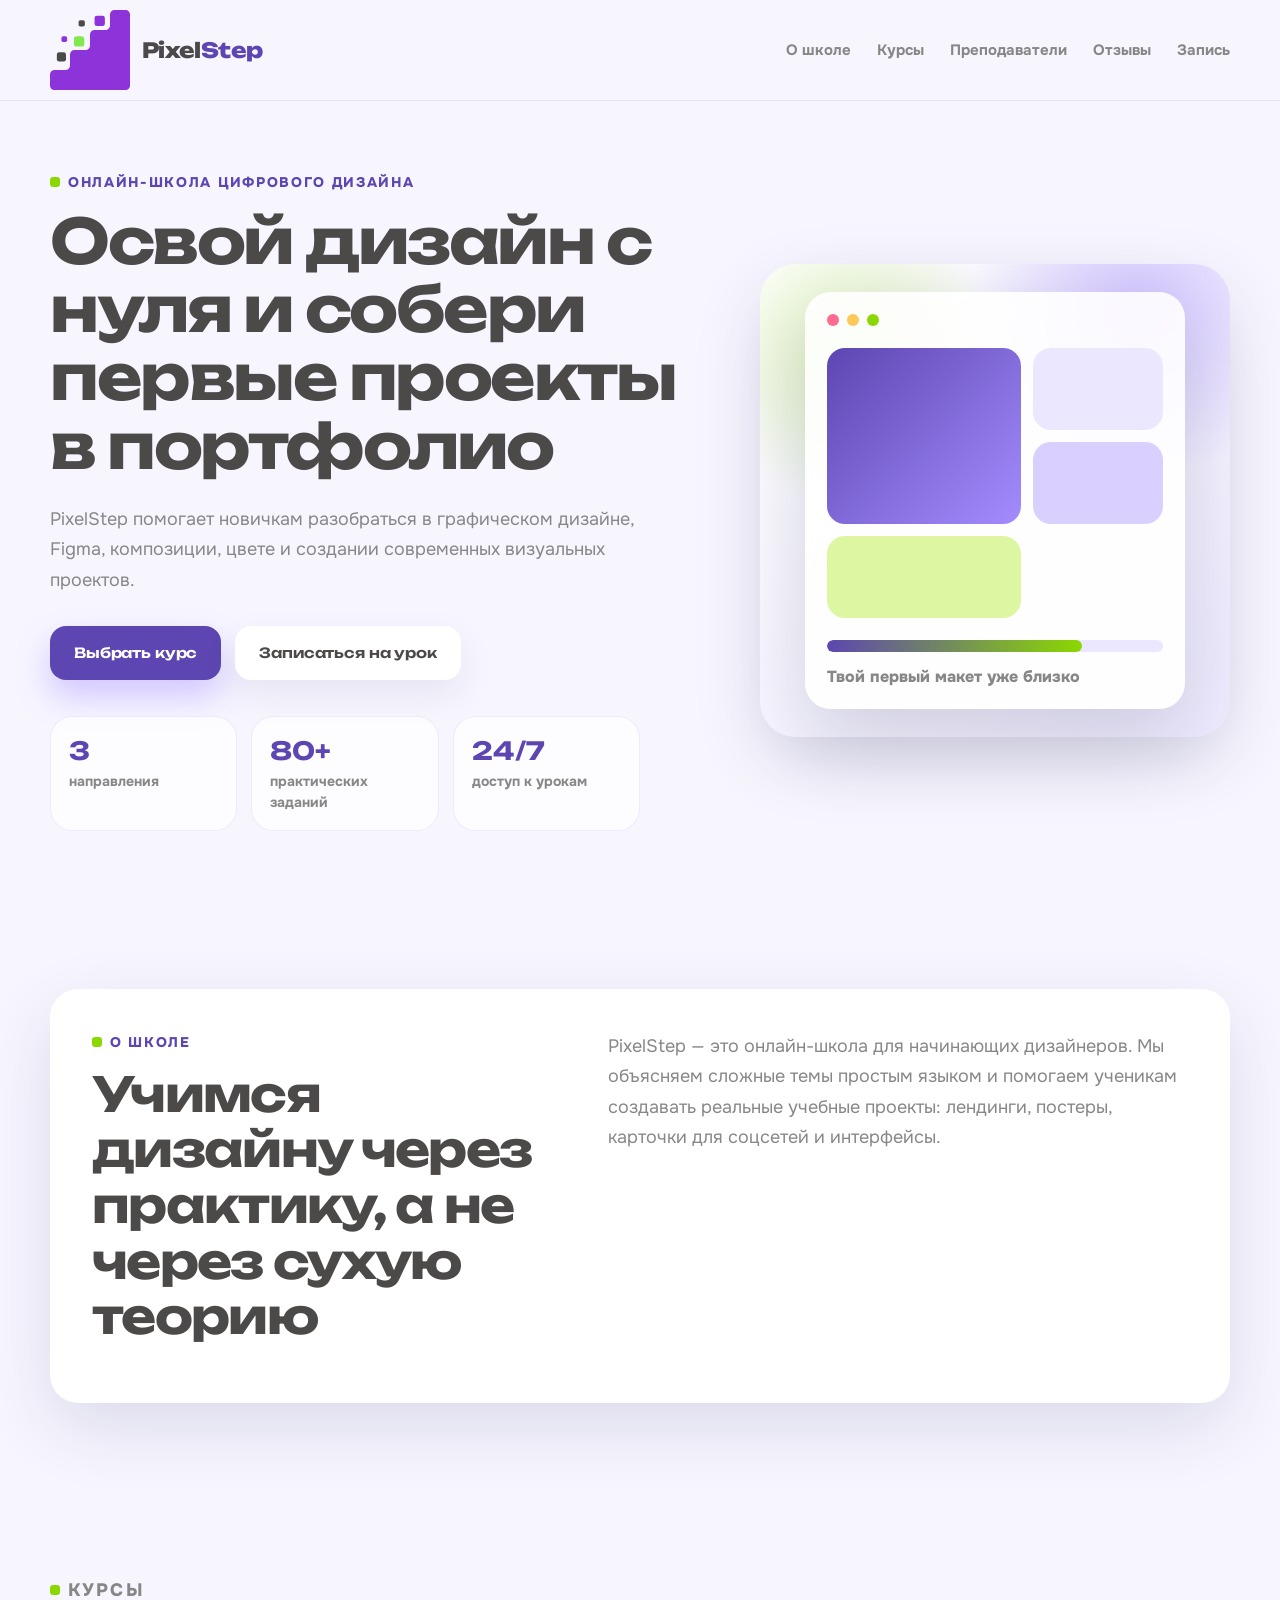
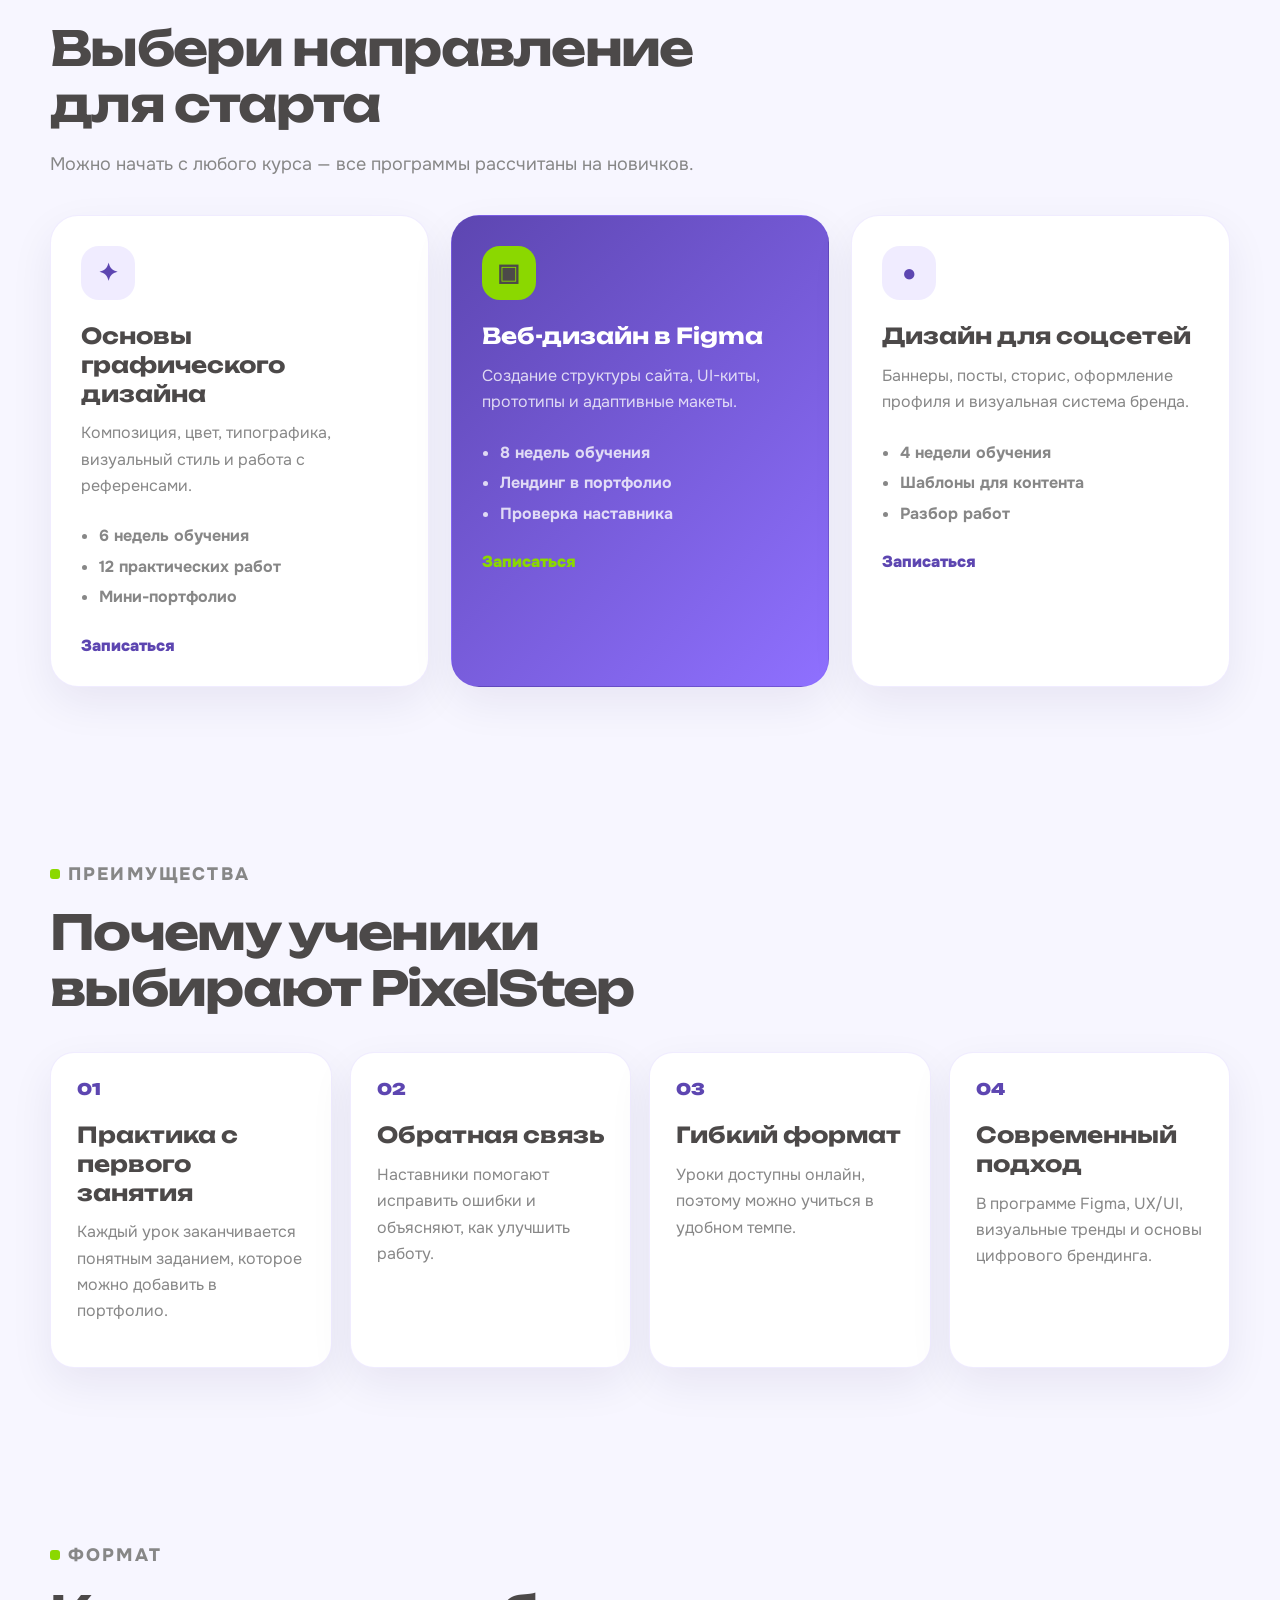
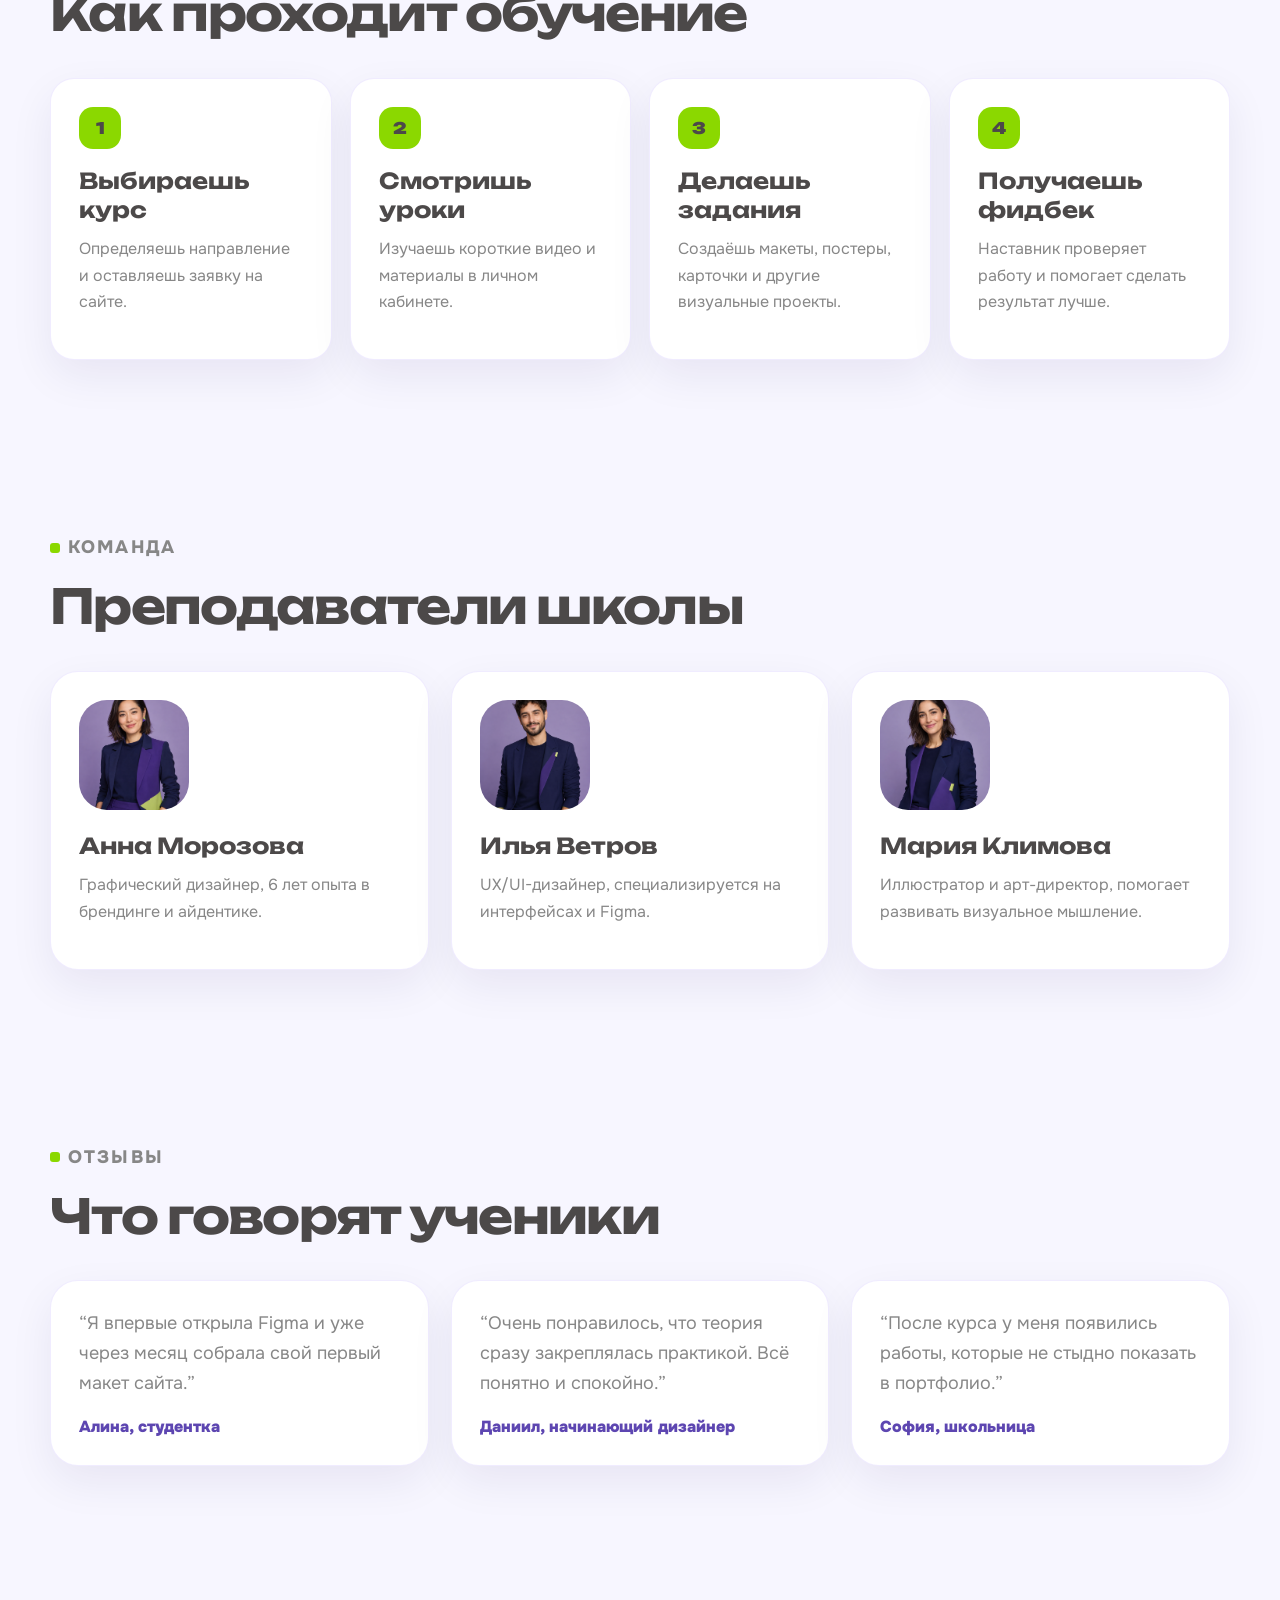
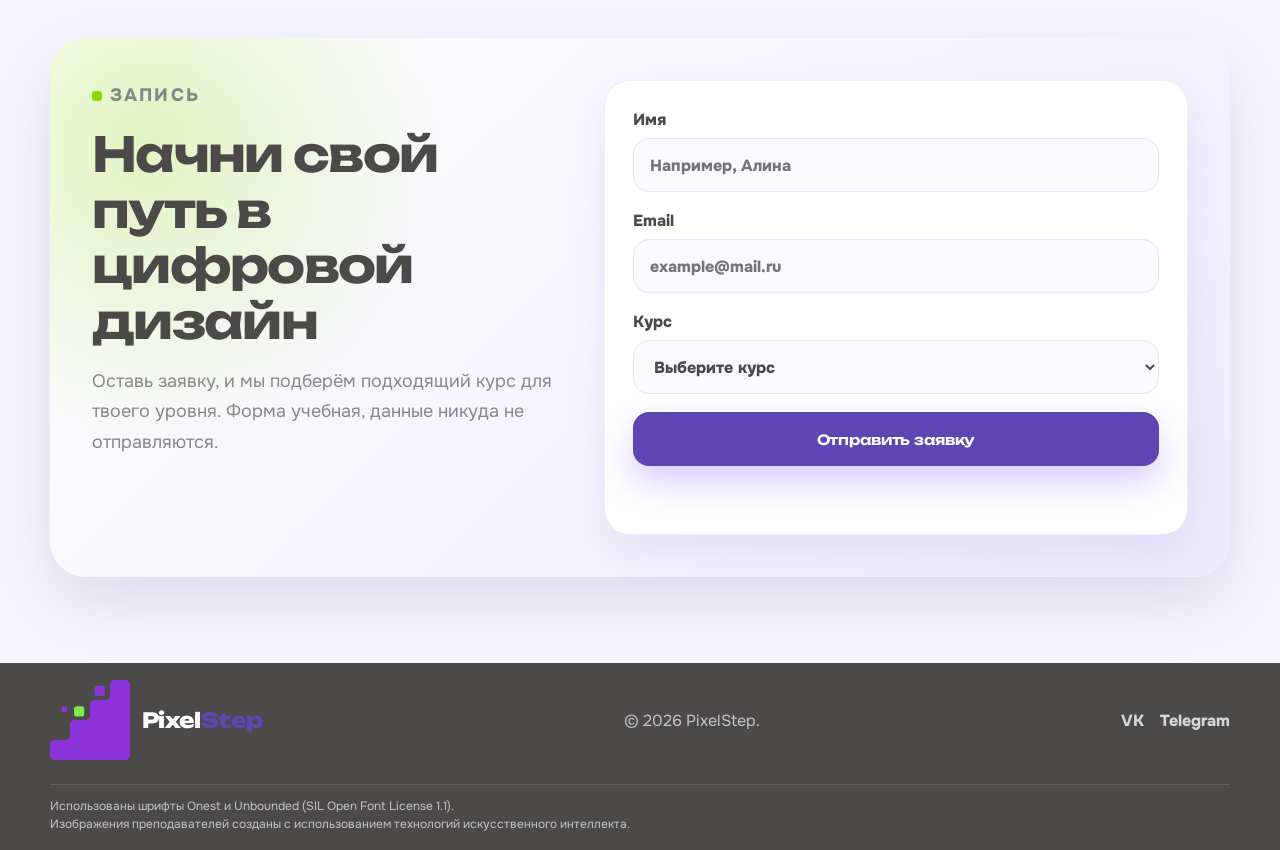
<file: web-projects/pixel/index.html>
<!DOCTYPE html>
<html lang="ru">
<head>
  <meta charset="UTF-8" />
  <meta name="viewport" content="width=device-width, initial-scale=1.0" />
  <title>PixelStep — онлайн-школа цифрового дизайна</title>
  <link href="https://fonts.googleapis.com/css2?family=Onest:wght@400;500;600;700&family=Unbounded:wght@500;600;700&display=swap" rel="stylesheet">
  <link rel="stylesheet" href="css/style.css" />
</head>
<body>
  <!--шапка-->
  <header class="header">
    <div class="container header__inner">
      <a class="logo" href="#home">
        <img src="assets/logo.svg" alt="PixelStep" class="logo__image">
        <span class="logo__text">Pixel<span>Step</span></span>
      </a>

      <nav class="nav" id="nav">
        <a href="#about">О школе</a>
        <a href="#courses">Курсы</a>
        <a href="#teachers">Преподаватели</a>
        <a href="#reviews">Отзывы</a>
        <a href="#contact">Запись</a>
      </nav>

      <button class="burger" id="burger" aria-label="Открыть меню">
        <span></span>
        <span></span>
        <span></span>
      </button>
    </div>
  </header>

   <main>
    <!--главный экран-->
    <section class="hero" id="home">
      <div class="container hero__inner">
        <div class="hero__content">
          <p class="eyebrow">Онлайн-школа цифрового дизайна</p>
          <h1>Освой дизайн с нуля и собери первые проекты в портфолио</h1>
          <p class="hero__text">
            PixelStep помогает новичкам разобраться в графическом дизайне, Figma,
            композиции, цвете и создании современных визуальных проектов.
          </p>

          <div class="hero__buttons">
            <a href="#courses" class="btn btn--primary">Выбрать курс</a>
            <a href="#contact" class="btn btn--secondary">Записаться на урок</a>
          </div>

          <div class="hero__stats">
            <div>
              <strong>3</strong>
              <span>направления</span>
            </div>
            <div>
              <strong>80+</strong>
              <span>практических заданий</span>
            </div>
            <div>
              <strong>24/7</strong>
              <span>доступ к урокам</span>
            </div>
          </div>
        </div>

        <div class="hero__card">
          <div class="design-window">
            <div class="window-top">
              <span></span><span></span><span></span>
            </div>
            <div class="window-grid">
              <div class="preview-card big"></div>
              <div class="preview-card"></div>
              <div class="preview-card violet"></div>
              <div class="preview-card green"></div>
            </div>
            <div class="progress">
              <span style="width: 76%"></span>
            </div>
            <p>Твой первый макет уже близко</p>
          </div>
        </div>
      </div>
    </section>

    <!--о школе-->
    <section class="section about" id="about">
      <div class="container about__inner">
        <div>
          <p class="section-label">О школе</p>
          <h2>Учимся дизайну через практику, а не через сухую теорию</h2>
        </div>
        <p>
          PixelStep — это онлайн-школа для начинающих дизайнеров. Мы объясняем сложные
          темы простым языком и помогаем ученикам создавать реальные учебные проекты:
          лендинги, постеры, карточки для соцсетей и интерфейсы.
        </p>
      </div>
    </section>

    <!--курсы-->
    <section class="section courses" id="courses">
      <div class="container">
        <div class="section-head">
          <p class="section-label">Курсы</p>
          <h2>Выбери направление для старта</h2>
          <p>Можно начать с любого курса — все программы рассчитаны на новичков.</p>
        </div>

        <div class="cards">
          <article class="course-card">
            <div class="course-card__icon">✦</div>
            <h3>Основы графического дизайна</h3>
            <p>Композиция, цвет, типографика, визуальный стиль и работа с референсами.</p>
            <ul>
              <li>6 недель обучения</li>
              <li>12 практических работ</li>
              <li>Мини-портфолио</li>
            </ul>
            <a href="#contact">Записаться</a>
          </article>

          <article class="course-card course-card--active">
            <div class="course-card__icon">▣</div>
            <h3>Веб-дизайн в Figma</h3>
            <p>Создание структуры сайта, UI-киты, прототипы и адаптивные макеты.</p>
            <ul>
              <li>8 недель обучения</li>
              <li>Лендинг в портфолио</li>
              <li>Проверка наставника</li>
            </ul>
            <a href="#contact">Записаться</a>
          </article>

          <article class="course-card">
            <div class="course-card__icon">●</div>
            <h3>Дизайн для соцсетей</h3>
            <p>Баннеры, посты, сторис, оформление профиля и визуальная система бренда.</p>
            <ul>
              <li>4 недели обучения</li>
              <li>Шаблоны для контента</li>
              <li>Разбор работ</li>
            </ul>
            <a href="#contact">Записаться</a>
          </article>
        </div>
      </div>
    </section>

    <!--преимущества-->
    <section class="section benefits">
      <div class="container">
        <div class="section-head">
          <p class="section-label">Преимущества</p>
          <h2>Почему ученики выбирают PixelStep</h2>
        </div>

        <div class="benefits__grid">
          <div class="benefit">
            <span>01</span>
            <h3>Практика с первого занятия</h3>
            <p>Каждый урок заканчивается понятным заданием, которое можно добавить в портфолио.</p>
          </div>
          <div class="benefit">
            <span>02</span>
            <h3>Обратная связь</h3>
            <p>Наставники помогают исправить ошибки и объясняют, как улучшить работу.</p>
          </div>
          <div class="benefit">
            <span>03</span>
            <h3>Гибкий формат</h3>
            <p>Уроки доступны онлайн, поэтому можно учиться в удобном темпе.</p>
          </div>
          <div class="benefit">
            <span>04</span>
            <h3>Современный подход</h3>
            <p>В программе Figma, UX/UI, визуальные тренды и основы цифрового брендинга.</p>
          </div>
        </div>
      </div>
    </section>

    <!--этапы обучения-->
    <section class="section process">
      <div class="container">
        <div class="section-head">
          <p class="section-label">Формат</p>
          <h2>Как проходит обучение</h2>
        </div>

        <div class="steps">
          <div class="step">
            <span>1</span>
            <h3>Выбираешь курс</h3>
            <p>Определяешь направление и оставляешь заявку на сайте.</p>
          </div>
          <div class="step">
            <span>2</span>
            <h3>Смотришь уроки</h3>
            <p>Изучаешь короткие видео и материалы в личном кабинете.</p>
          </div>
          <div class="step">
            <span>3</span>
            <h3>Делаешь задания</h3>
            <p>Создаёшь макеты, постеры, карточки и другие визуальные проекты.</p>
          </div>
          <div class="step">
            <span>4</span>
            <h3>Получаешь фидбек</h3>
            <p>Наставник проверяет работу и помогает сделать результат лучше.</p>
          </div>
        </div>
      </div>
    </section>

    <!--преподователи-->
    <section class="section teachers" id="teachers">
      <div class="container">
        <div class="section-head">
          <p class="section-label">Команда</p>
          <h2>Преподаватели школы</h2>
        </div>

        <div class="teacher-grid">
          <article class="teacher">
            <div class="teacher__photo teacher__photo--one">
              <img src="assets/преподовательЖ.png" alt="Анна Морозова">
            </div>
            <h3>Анна Морозова</h3>
            <p>Графический дизайнер, 6 лет опыта в брендинге и айдентике.</p>
          </article>
          <article class="teacher">
            <div class="teacher__photo teacher__photo--two">
              <img src="assets/преподовательМ.png" alt="Илья Ветров">
            </div>
            <h3>Илья Ветров</h3>
            <p>UX/UI-дизайнер, специализируется на интерфейсах и Figma.</p>
          </article>
          <article class="teacher">
            <div class="teacher__photo teacher__photo--three">
              <img src="assets/преподовательЖ2.png" alt="Мария Климова">
            </div>
            <h3>Мария Климова</h3>
            <p>Иллюстратор и арт-директор, помогает развивать визуальное мышление.</p>
          </article>
        </div>
      </div>
    </section>

    <!--отзывы-->
    <section class="section reviews" id="reviews">
      <div class="container">
        <div class="section-head">
          <p class="section-label">Отзывы</p>
          <h2>Что говорят ученики</h2>
        </div>

        <div class="review-grid">
          <blockquote>
            <p>“Я впервые открыла Figma и уже через месяц собрала свой первый макет сайта.”</p>
            <cite>Алина, студентка</cite>
          </blockquote>
          <blockquote>
            <p>“Очень понравилось, что теория сразу закреплялась практикой. Всё понятно и спокойно.”</p>
            <cite>Даниил, начинающий дизайнер</cite>
          </blockquote>
          <blockquote>
            <p>“После курса у меня появились работы, которые не стыдно показать в портфолио.”</p>
            <cite>София, школьница</cite>
          </blockquote>
        </div>
      </div>
    </section>

    <!--запись на обучение-->
    <section class="section contact" id="contact">
      <div class="container contact__inner">
        <div class="contact__content">
          <p class="section-label">Запись</p>
          <h2>Начни свой путь в цифровой дизайн</h2>
          <p>
            Оставь заявку, и мы подберём подходящий курс для твоего уровня.
            Форма учебная, данные никуда не отправляются.
          </p>
        </div>

        <form class="form" id="requestForm">
          <label>
            Имя
            <input type="text" name="name" placeholder="Например, Алина" required>
          </label>

          <label>
            Email
            <input type="email" name="email" placeholder="example@mail.ru" required>
          </label>

          <label>
            Курс
            <select name="course" required>
              <option value="">Выберите курс</option>
              <option>Основы графического дизайна</option>
              <option>Веб-дизайн в Figma</option>
              <option>Дизайн для соцсетей</option>
            </select>
          </label>

          <button type="submit" class="btn btn--primary">Отправить заявку</button>
          <p class="form__message" id="formMessage"></p>
        </form>
      </div>
    </section>
  </main>

  <!--подвал-->
  <footer class="footer">
    <div class="container footer__inner">
      <a class="logo logo--footer" href="#home">
        <img src="assets/logo.svg" alt="PixelStep" class="logo__image">
        <span class="logo__text">Pixel<span>Step</span></span>
      </a>
      <p>© 2026 PixelStep.</p>
      <div class="footer__links">
        <a href="#">VK</a>
        <a href="#">Telegram</a>
      </div>

      <div class="footer__note">
        <p>Использованы шрифты Onest и Unbounded (SIL Open Font License 1.1).</p>
        <p>Изображения преподавателей созданы с использованием технологий искусственного интеллекта.</p>
      </div>
    </div>
  </footer>

  <script src="js/script.js"></script>
</body>
</html>
</file>
<file: web-projects/pixel/css/style.css>
:root {
  --bg: #f7f6ff;
  --white: #ffffff;
  --dark: #4c4949;
  --muted: #878787;
  --violet: #5d46b1;
  --violet-dark: #5035b3;
  --green: #8bd800;
  --line: #e6e2ff;
  --shadow: 0 24px 70px #16124f1f;
  --radius: 28px;
}

/* настройки */
* {
  box-sizing: border-box;
}

html {
  scroll-behavior: smooth;
}

body {
  margin: 0;
  font-family: "Onest", Arial, sans-serif;
  color: var(--dark);
  background: var(--bg);
}

a {
  color: inherit;
  text-decoration: none;
}

img {
  max-width: 100%;
  display: block;
}

p {
  margin-top: 0;
}

.container {
  width: min(1180px, calc(100% - 32px));
  margin: 0 auto;
}

/* шапка */
.header {
  position: sticky;
  top: 0;
  z-index: 50;
  background: rgba(247, 246, 255, 0.82);
  backdrop-filter: blur(18px);
  border-bottom: 1px solid #7047ff1f;
}

.header__inner {
  min-height: 100px;
  display: flex;
  align-items: center;
  justify-content: space-between;
  gap: 24px;
}

.logo {
  display: inline-flex;
  align-items: center;
  gap: 12px;
  font-family: "Unbounded", Arial, sans-serif;
  font-weight: 800;
  font-size: 21px;
  letter-spacing: -0.03em;
}

.logo__image {
  width: 80px;
  height: auto;
  object-fit: contain;
  display: block;
}

.logo__text span {
  color: var(--violet);
}

.nav {
  display: flex;
  align-items: center;
  gap: 26px;
  color: var(--muted);
  font-size: 15px;
  font-weight: 700;
}

.nav a {
  transition: 0.2s ease;
}

.nav a:hover {
  color: var(--violet);
}

.burger {
  display: none;
  width: 42px;
  height: 42px;
  border: 0;
  background: var(--white);
  border-radius: 14px;
  cursor: pointer;
  box-shadow: 0 8px 25px #16124f14;
}

.burger span {
  display: block;
  width: 20px;
  height: 2px;
  background: var(--dark);
  margin: 5px auto;
  border-radius: 99px;
}

/* главный экран */
.hero {
  padding: 70px 0 72px;
  overflow: hidden;
}

.hero__inner {
  display: grid;
  grid-template-columns: minmax(0, 1fr) minmax(360px, 470px);
  align-items: center;
  gap: 42px;
}

.hero__content {
  max-width: 650px;
}

.hero__text {
  max-width: 590px;
}

.hero__buttons {
  display: flex;
  flex-wrap: wrap;
  gap: 14px;
  margin-top: 30px;
}

.hero__stats {
  display: grid;
  grid-template-columns: repeat(3, 1fr);
  gap: 14px;
  max-width: 590px;
  margin-top: 36px;
}

.hero__stats div {
  padding: 18px;
  border-radius: 22px;
  background: #ffffffad;
  border: 1px solid #7047ff1a;
}

.hero__stats strong {
  display: block;
  margin-bottom: 4px;
  font-family: "Unbounded", Arial, sans-serif;
  font-size: 25px;
  color: var(--violet);
}

.hero__stats span {
  color: var(--muted);
  font-size: 14px;
  font-weight: 700;
}

/* декоративная композиция hero */
.hero__card {
  position: relative;
  min-height: 465px;
  max-width: 470px;
  width: 100%;
  margin-left: auto;
  padding: 28px;
  border-radius: 36px;
  background:
    radial-gradient(circle at 20% 20%, #8bd80042, transparent 28%),
    radial-gradient(circle at 80% 10%, #7047ff47, transparent 30%),
    linear-gradient(135deg, #ffffff, #eeeaff);
  box-shadow: var(--shadow);
  display: flex;
  align-items: center;
  justify-content: center;
}

.design-window {
  width: min(380px, 100%);
  padding: 22px;
  border-radius: 26px;
  background: rgba(255, 255, 255, 0.88);
  box-shadow: 0 30px 80px rgba(12, 21, 51, 0.16);
  backdrop-filter: blur(12px);
}

.window-top {
  display: flex;
  gap: 8px;
  margin-bottom: 22px;
}

.window-top span {
  width: 12px;
  height: 12px;
  border-radius: 99px;
  background: var(--line);
}

.window-top span:nth-child(1) {
  background: #ff6a8f;
}

.window-top span:nth-child(2) {
  background: #ffc857;
}

.window-top span:nth-child(3) {
  background: var(--green);
}

.window-grid {
  display: grid;
  grid-template-columns: 1.2fr 0.8fr;
  grid-auto-rows: 82px;
  gap: 12px;
}

.preview-card {
  border-radius: 18px;
  background: #ebe7ff;
}

.preview-card.big {
  grid-row: span 2;
  background: linear-gradient(135deg, var(--violet), #a48cff);
}

.preview-card.violet {
  background: #d9d0ff;
}

.preview-card.green {
  background: #dcf6a2;
}

.progress {
  height: 12px;
  margin: 22px 0 14px;
  border-radius: 99px;
  background: #ebe7ff;
  overflow: hidden;
}

.progress span {
  display: block;
  height: 100%;
  border-radius: inherit;
  background: linear-gradient(90deg, var(--violet), var(--green));
}

.design-window p {
  margin: 0;
  color: var(--muted);
  font-weight: 800;
}

/* подписи разделов */
.eyebrow,
.section-label {
  display: inline-flex;
  align-items: center;
  gap: 8px;
  margin: 0 0 16px;
  color: var(--violet);
  font-size: 14px;
  font-weight: 800;
  text-transform: uppercase;
  letter-spacing: 0.12em;
}

.eyebrow::before,
.section-label::before {
  content: "";
  width: 10px;
  height: 10px;
  border-radius: 3px;
  background: var(--green);
}

/* заголовки и текст */
h1,
h2,
h3 {
  margin-top: 0;
  font-family: "Unbounded";
}

h1 {
  max-width: 650px;
  margin-bottom: 24px;
  font-size: clamp(38px, 5vw, 62px);
  line-height: 1.1;
  letter-spacing: -0.04em;
}

h2 {
  margin-bottom: 16px;
  font-size: clamp(32px, 4vw, 48px);
  line-height: 1.16;
  letter-spacing: -0.035em;
}

h3 {
  margin-bottom: 12px;
  font-size: 22px;
  line-height: 1.3;
}

.hero__text,
.section-head p,
.about__inner > p,
.contact__content p {
  color: var(--muted);
  font-size: 18px;
  line-height: 1.7;
}

/* кнопки */
.btn {
  display: inline-flex;
  align-items: center;
  justify-content: center;
  min-height: 54px;
  padding: 0 24px;
  border-radius: 16px;
  border: 0;
  font-family: "Unbounded", Arial, sans-serif;
  font-size: 14px;
  font-weight: 600;
  letter-spacing: -0.01em;
  cursor: pointer;
  transition: 0.2s ease;
}

.btn--primary {
  color: var(--white);
  background: var(--violet);
  box-shadow: 0 16px 34px rgba(112, 71, 255, 0.28);
}

.btn--primary:hover {
  background: var(--violet-dark);
  transform: translateY(-2px);
}

.btn--secondary {
  color: var(--dark);
  background: var(--white);
  box-shadow: 0 14px 36px rgba(22, 18, 79, 0.08);
}

.btn--secondary:hover {
  transform: translateY(-2px);
}

/* общие секции */
.section {
  padding: 86px 0;
}

.section-head {
  max-width: 720px;
  margin-bottom: 36px;
}

.cards,
.teacher-grid,
.review-grid {
  display: grid;
  grid-template-columns: repeat(3, 1fr);
  gap: 22px;
}

.course-card,
.teacher,
blockquote,
.benefit,
.step,
.form {
  background: var(--white);
  border: 1px solid rgba(112, 71, 255, 0.10);
  box-shadow: 0 16px 44px rgba(22, 18, 79, 0.07);
}

.course-card p,
.teacher p,
.review-grid p,
.benefit p,
.step p {
  color: var(--muted);
  line-height: 1.65;
}

/* о школе */
.about__inner {
  display: grid;
  grid-template-columns: 0.9fr 1.1fr;
  gap: 42px;
  padding: 42px;
  border-radius: var(--radius);
  background: var(--white);
  box-shadow: var(--shadow);
}

/* курсы */
.course-card {
  padding: 30px;
  border-radius: var(--radius);
  transition: 0.2s ease;
}

.course-card:hover {
  transform: translateY(-6px);
}

.course-card--active {
  color: var(--white);
  background: linear-gradient(135deg, var(--violet), #8f70ff);
}

.course-card__icon {
  width: 54px;
  height: 54px;
  margin-bottom: 22px;
  border-radius: 18px;
  display: grid;
  place-items: center;
  background: #f0ecff;
  color: var(--violet);
  font-size: 24px;
  font-weight: 900;
}

.course-card--active .course-card__icon {
  color: var(--dark);
  background: var(--green);
}

.course-card--active p,
.course-card--active li {
  color: #ffffffc7;
}

.course-card ul {
  padding-left: 18px;
  margin: 22px 0;
  color: var(--muted);
  line-height: 1.9;
  font-weight: 700;
}

.course-card a {
  color: var(--violet);
  font-weight: 900;
}

.course-card--active a {
  color: var(--green);
}

/* преимущества */
.benefits__grid {
  display: grid;
  grid-template-columns: repeat(4, 1fr);
  gap: 18px;
}

.benefit {
  padding: 26px;
  border-radius: 24px;
}

.benefit span {
  display: inline-block;
  margin-bottom: 22px;
  color: var(--violet);
  font-family: "Unbounded", Arial, sans-serif;
  font-weight: 900;
}

/* этапы обучения */
.steps {
  display: grid;
  grid-template-columns: repeat(4, 1fr);
  gap: 18px;
  counter-reset: step;
}

.step {
  position: relative;
  padding: 28px;
  border-radius: 24px;
}

.step span {
  width: 42px;
  height: 42px;
  margin-bottom: 18px;
  border-radius: 14px;
  display: grid;
  place-items: center;
  color: var(--dark);
  background: var(--green);
  font-family: "Unbounded", Arial, sans-serif;
  font-weight: 900;
}

/* преподаватели */
.teacher {
  padding: 28px;
  border-radius: var(--radius);
}

.teacher__photo {
  width: 110px;
  height: 110px;
  margin-bottom: 22px;
  border-radius: 28px;
  overflow: hidden;
}

.teacher__photo img {
  width: 100%;
  height: 100%;
  object-fit: cover;
  display: block;
}

/* отзывы */
blockquote {
  margin: 0;
  padding: 28px;
  border-radius: var(--radius);
}

blockquote p {
  font-size: 18px;
}

cite {
  color: var(--violet);
  font-style: normal;
  font-weight: 900;
}

/* форма записи */
.contact__inner {
  display: grid;
  grid-template-columns: 0.9fr 1.1fr;
  gap: 34px;
  align-items: start;
  padding: 42px;
  border-radius: 36px;
  background:
    radial-gradient(circle at 8% 20%, rgba(139, 216, 0, 0.24), transparent 26%),
    linear-gradient(135deg, #ffffff, #eeeaff);
  box-shadow: var(--shadow);
}

.form {
  padding: 28px;
  border-radius: 26px;
}

.form label {
  display: block;
  margin-bottom: 18px;
  color: var(--dark);
  font-weight: 800;
}

.form input,
.form select {
  width: 100%;
  height: 54px;
  margin-top: 8px;
  padding: 0 16px;
  border: 1px solid var(--line);
  border-radius: 16px;
  outline: none;
  font: inherit;
  color: var(--dark);
  background: #fbfaff;
}

.form input:focus,
.form select:focus {
  border-color: var(--violet);
  box-shadow: 0 0 0 4px rgba(112, 71, 255, 0.12);
}

.form .btn {
  width: 100%;
}

.form__message {
  min-height: 24px;
  margin: 16px 0 0;
  color: var(--violet);
  font-weight: 800;
}

/* подвал */
.footer {
  padding: 17px 0;
  background: var(--dark);
  color: var(--white);
}

.footer__inner {
  display: flex;
  align-items: center;
  justify-content: space-between;
  gap: 24px;
  flex-wrap: wrap;
}

.footer p {
  margin: 0;
  color: rgba(255, 255, 255, 0.68);
}

.footer__links {
  display: flex;
  gap: 16px;
  color: rgba(255, 255, 255, 0.78);
  font-weight: 800;
}

.logo--footer .logo__text {
  color: var(--white);
}

.footer__note {
  flex-basis: 100%;
  padding-top: 12px;
  border-top: 1px solid rgba(255, 255, 255, 0.12);
  font-size: 12px;
  line-height: 1.5;
}

/* адаптивность: планшет */
@media (max-width: 980px) {
  .burger {
    display: block;
  }

  .nav {
    position: fixed;
    top: 82px;
    left: 16px;
    right: 16px;
    display: none;
    flex-direction: column;
    align-items: stretch;
    padding: 18px;
    border-radius: 22px;
    background: var(--white);
    box-shadow: var(--shadow);
  }

  .nav.is-open {
    display: flex;
  }

  .nav a {
    padding: 12px;
  }

  .hero {
    padding: 56px 0 64px;
  }

  .hero__inner,
  .about__inner,
  .contact__inner {
    grid-template-columns: 1fr;
  }

  .hero__inner {
    gap: 34px;
  }

  .hero__content {
    max-width: 760px;
    margin: 0 auto;
    text-align: center;
  }

  .hero__text,
  .hero__stats {
    margin-left: auto;
    margin-right: auto;
  }

  .hero__buttons {
    justify-content: center;
  }

  .hero__card {
    max-width: 620px;
    min-height: 410px;
    margin: 0 auto;
  }

  .design-window {
    width: min(390px, 100%);
  }

  .cards,
  .teacher-grid,
  .review-grid {
    grid-template-columns: 1fr;
  }

  .benefits__grid,
  .steps {
    grid-template-columns: repeat(2, 1fr);
  }

  .footer__inner {
    flex-direction: column;
    text-align: center;
  }
}

/* адаптивность: телефон */
@media (max-width: 620px) {
  .container {
    width: min(100% - 22px, 1180px);
  }

  .header__inner {
    min-height: 72px;
  }

  .nav {
    top: 72px;
  }

  .hero {
    padding: 42px 0 54px;
  }

  .hero__content {
    text-align: left;
  }

  h1 {
    font-size: 32px;
    line-height: 1.18;
  }

  h2 {
    font-size: 26px;
    line-height: 1.22;
  }

  h3 {
    font-size: 18px;
  }

  .hero__buttons {
    flex-direction: column;
  }

  .hero__buttons .btn {
    width: 100%;
  }

  .hero__stats,
  .benefits__grid,
  .steps {
    grid-template-columns: 1fr;
  }

  .hero__stats {
    margin-top: 28px;
  }

  .section {
    padding: 58px 0;
  }

  .about__inner,
  .contact__inner {
    padding: 26px;
  }

  .hero__card {
    min-height: 340px;
    padding: 18px;
    border-radius: 28px;
  }

  .design-window {
    padding: 18px;
  }

  .window-grid {
    grid-auto-rows: 68px;
  }
}
</file>
